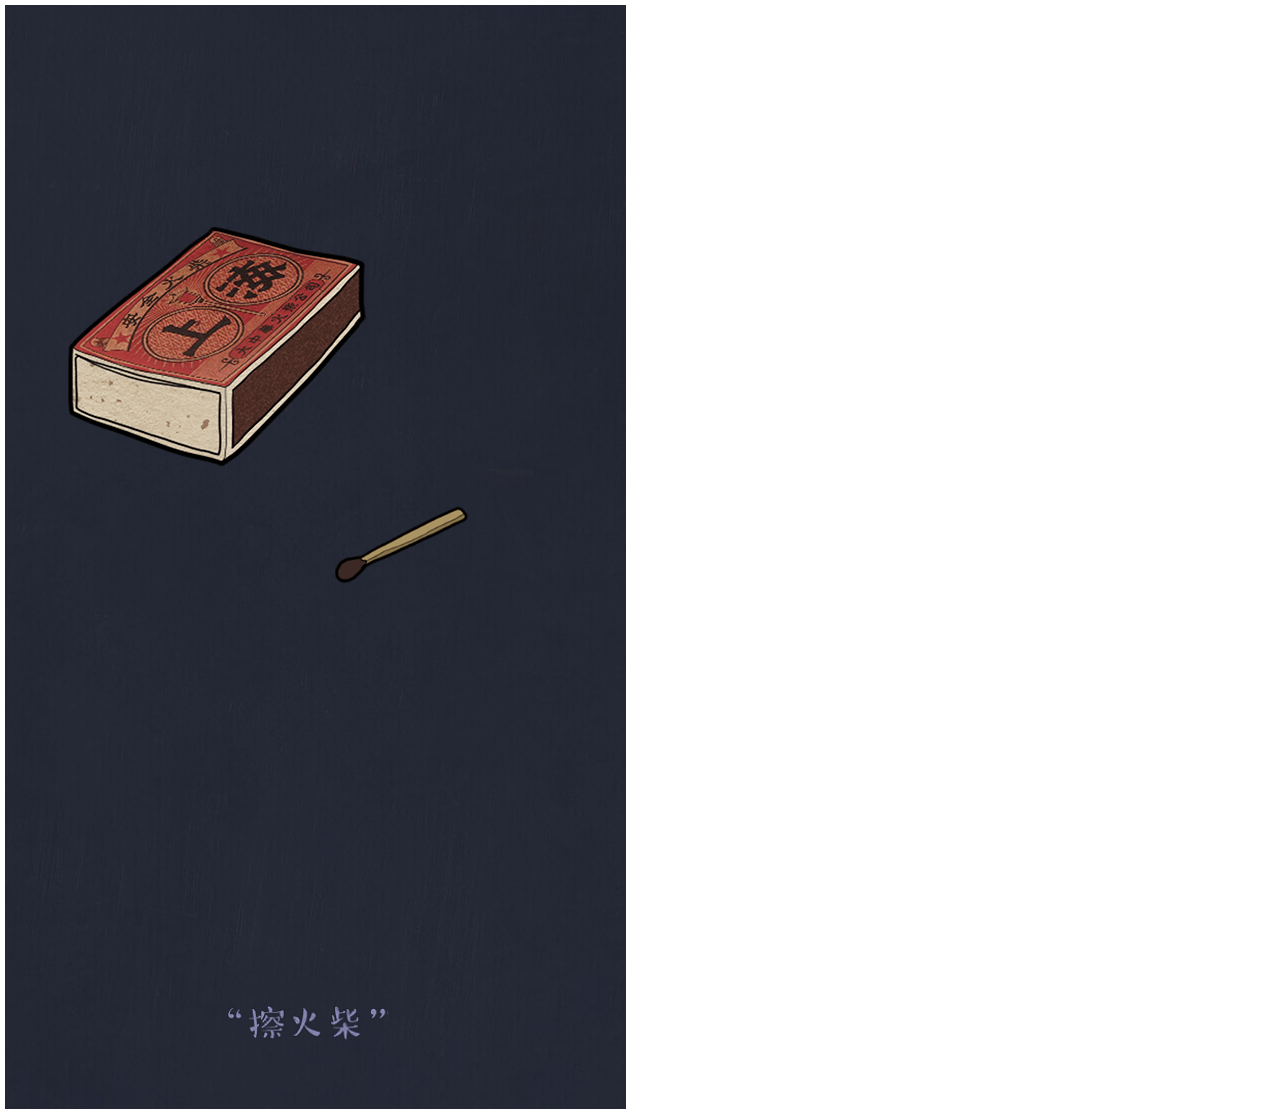
<file: index.html>
<!DOCTYPE html>
<html>
<head lang="en">
    <meta charset="UTF-8">
    <meta name="viewport" content="width=device-width,initial-scale=1.0,minimum-scale=1.0,maximum-scale=1.0,user-scalable=no" />
    <meta name="apple-mobile-web-app-capable" content="yes"/>
    <title>Happy Birthday To You</title>
    <link type="text/css" href="css/style.css" rel="stylesheet">

</head>
<body>
    <!--擦火柴-->
    <div class="RubMatches" id="RubMatches">
        <div class="Matchbox" id="Matchbox"></div>
        <div class="MoveMatches" id="MoveMatches">
            <div class="matches">
                <div class="matches-follow"></div>
            </div>
            <div class="fire" id="fire"></div>
        </div>
        <div class="context" id="context"></div>

        <!--点蜡烛-->
        <div class="lightCandle">
            <div class="content" id="content"></div>
        </div>
        <!--点蜡烛 end-->

        <!--蛋糕蜡烛上的焦点-->
        <div class="focusOne" id="focusOne"></div>
        <div class="focusTwo" id="focusTwo"></div>
        <!--蛋糕蜡烛上的焦点end-->

        <!--蛋糕上的火光-->
        <div class="CakefireOne" id="CakefireOne"></div>
        <div class="CakefireTwo" id="CakefireTwo"></div>
        <!--蛋糕上的火光 end-->
        <!--生日歌-->
        <audio id="Music01" src="res/happyBirthday.mp3"></audio>
    </div>
    <!--擦火柴 end-->



    <script src="js/base.js" type="text/javascript"></script>
    <script src="js/dragg.js"></script>
</body>
</html>
</file>
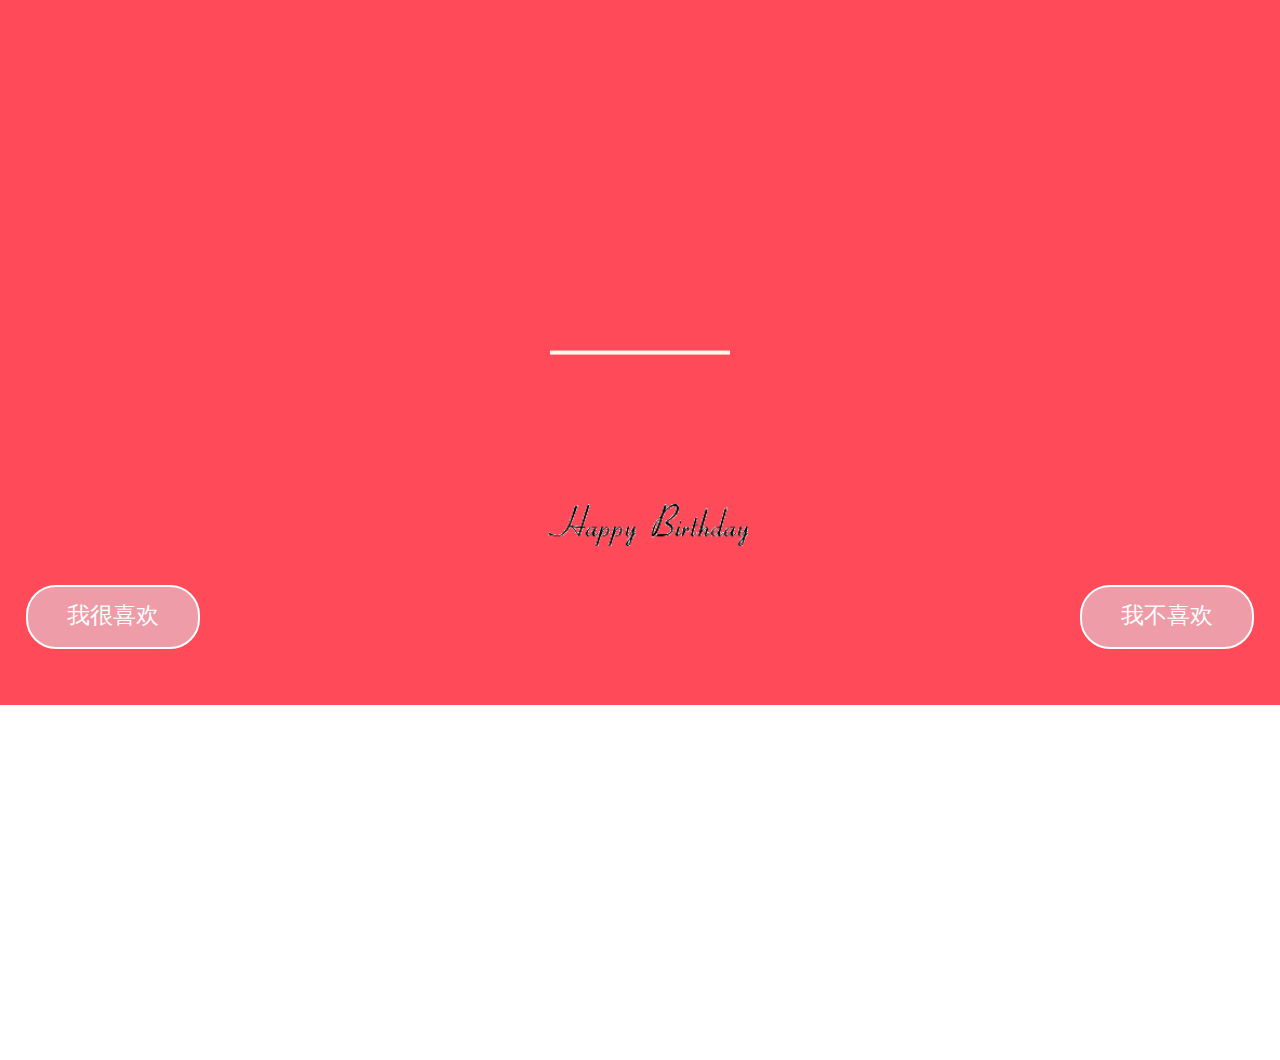
<file: BirthdayCake.html>
<!DOCTYPE html>
<html>

<head>
    <meta charset="UTF-8">
    <meta name="viewport" content="width=device-width,initial-scale=1.0,minimum-scale=1.0,maximum-scale=1.0,user-scalable=no" />
    <meta name="apple-mobile-web-app-capable" content="yes"/>
    <title>Happy Birthday</title>
    <link rel="stylesheet" href="css/styless.css" media="screen" type="text/css" />
</head>

<body>
<audio src="res/niceParty.mp3" autoplay loop></audio>

<div class="bg">
      <div class="velas">
        <div class="fuego"></div>
        <div class="fuego"></div>
        <div class="fuego"></div>
        <div class="fuego"></div>
        <div class="fuego"></div>
    </div>
    <svg id="cake" version="1.1" x="0px" y="0px" width="200px" height="500px" viewBox="0 0 200 500" enable-background="new 0 0 200 500" xml:space="preserve">
        <path fill="#a88679" d="M173.667-13.94c-49.298,0-102.782,0-147.334,0c-3.999,0-4-16.002,0-16.002
    		c44.697,0,96.586,0,147.334,0C177.667-29.942,177.668-13.94,173.667-13.94z">
            <animate id="bizcocho_3" attributeName="d" calcMode="spline" keySplines="0 0 1 1; 0 0 1 1" begin="relleno_2.end" dur="0.3s" fill="freeze" values="
                              M173.667-13.94c-49.298,0-102.782,0-147.334,0c-3.999,0-4-16.002,0-16.002
    		c44.697,0,96.586,0,147.334,0C177.667-29.942,177.668-13.94,173.667-13.94z
                              ;
                              M173.667,411.567c-47.995,12.408-102.955,12.561-147.334,0
    		c-3.848-1.089-0.189-16.089,3.661-15.002c44.836,12.66,90.519,12.753,139.427,0.07
    		C173.293,395.631,177.541,410.566,173.667,411.567z
                              ;
                              M173.667,427.569c-49.795,0-101.101,0-147.334,0c-3.999,0-4-16.002,0-16.002
    		c46.385,0,97.539,0,147.334,0C177.668,411.567,177.667,427.569,173.667,427.569z
                              " />
        </path>
        <path fill="#8b6a60" d="M100-178.521c1.858,0,3.364,1.506,3.364,3.363c0,0,0,33.17,0,44.227
    		c0,19.144,0,57.431,0,76.574c0,10.152,0,40.607,0,40.607c0,1.858-1.506,3.364-3.364,3.364l0,0c-1.858,0-3.364-1.506-3.364-3.364c0,0,0-30.455,0-40.607c0-19.144,0-57.432,0-76.575c0-11.057,0-44.226,0-44.226C96.636-177.015,98.142-178.521,100-178.521
    		L100-178.521z">
            <animate id="relleno_2" attributeName="d" calcMode="spline" keySplines="0 0 1 1; 0 0 1 1; 0 0 0.58 1" begin="bizcocho_2.end" dur="0.5s" fill="freeze" values="
                              M100-178.521c1.858,0,3.364,1.506,3.364,3.363c0,0,0,33.17,0,44.227
    		c0,19.144,0,57.431,0,76.574c0,10.152,0,40.607,0,40.607c0,1.858-1.506,3.364-3.364,3.364l0,0c-1.858,0-3.364-1.506-3.364-3.364c0,0,0-30.455,0-40.607c0-19.144,0-57.432,0-76.575c0-11.057,0-44.226,0-44.226C96.636-177.015,98.142-178.521,100-178.521
    		L100-178.521z
                              ;
                              M100,267.257c1.858,0,3.364,1.506,3.364,3.363c0,0,0,33.17,0,44.227
    		c0,19.143,0,57.43,0,76.574c0,10.151,0,40.606,0,40.606c0,1.858-1.506,3.364-3.364,3.364l0,0c-1.858,0-3.364-1.506-3.364-3.364
    		c0,0,0-30.455,0-40.606c0-19.145,0-57.432,0-76.576c0-11.057,0-44.225,0-44.225C96.636,268.763,98.142,267.257,100,267.257
    		L100,267.257z
                              ;
                              M93.928,405.433c-0.655,6.444-0.102,9.067,2.957,11.798c0,0,8.083,5.571,16.828,3.503
    		c18.629-4.406,43.813,6.194,50.792,7.791c14.75,3.375,9.162,6.867,9.162,6.867c-2.412,2.258-58.328,0-73.667,0l0,0
    		c-1.858,0-69.995,2.133-73.667,0c0,0-3.337-2.439,6.172-5.992c11.375-4.25,52.875,8.822,47.139-9.442
    		c-6.333-20.167,5.226-21.514,5.226-21.514c3.435-0.915,12.78-6.663,10.923-0.546L93.928,405.433z
                              ;
                              M102.242,427.569c5.348,0,14.079,0,17.462,0c0,0,17.026,0,27.504,0
    		c19.143,0,20.39-3.797,26.459,0c3,1.877,0,7.823,0,7.823c-2.412,2.258-58.328,0-73.667,0l0,0c-1.858,0-67.187,0-73.667,0
    		c0,0-4.125-4.983,0-7.823c5.201-3.58,16.085,0,23.725,0c8.841,0,20.762,0,20.762,0c3.686,0,8.597,0,19.511,0H102.242z
                              " />
        </path>
        <path fill="#a88679" d="M173.667-15.929c-46.512,0-105.486,0-147.334,0c-3.999,0-4-16.002,0-16.002
    		c43.566,0,97.96,0,147.334,0C177.667-31.931,177.666-15.929,173.667-15.929z">
            <animate id="bizcocho_2" attributeName="d" calcMode="spline" keySplines="0 0 1 1; 0 0 1 1; 0.25 0 0.58 1" begin="relleno_1.end" dur="0.5s" fill="freeze" values="
                              M173.667-15.929c-46.512,0-105.486,0-147.334,0c-3.999,0-4-16.002,0-16.002
    		c43.566,0,97.96,0,147.334,0C177.667-31.931,177.666-15.929,173.667-15.929z
                              ;
                              M173.434,445.393c-47.269,8.001-105.245,8.001-147.334,0c-3.929-0.747-0.692-16.543,3.243-15.824
    		c43.828,8.001,92.165,8.001,140.739,0C174.029,428.918,177.377,444.726,173.434,445.393z
                              ;
                              M173.667,449.514c-47.576-5.454-102.799-5.744-147.333,0c-3.966,0.512-3.938-15.297,0-16.002
    		c43.683-7.823,97.646-8.026,147.333,0C177.616,434.15,177.642,449.969,173.667,449.514z
                              ;
                              M173.667,451.394c-49.298,0-102.782,0-147.334,0c-3.999,0-4-16.002,0-16.002
    		c44.697,0,96.586,0,147.334,0C177.667,435.392,177.668,451.394,173.667,451.394z
                              " />
        </path>
        <path fill="#8b6a60" d="M101.368-73.685c0,12.164,0,15.18,0,28.519c0,22.702,0-13.661,0,8.304c0,14.48,0,18.233,0,30.512
    		c0,1.753-2.958,1.847-2.958,0c0-12.68,0-16.277,0-30.401c0-21.983,0,11.66,0-8.305c0-13.027,0-15.992,0-28.628
    		C98.411-75.883,101.368-75.592,101.368-73.685z">
            <animate id="relleno_1" attributeName="d" calcMode="spline" keySplines="0 0 1 1; 0 0 1 1; 0 0 0.6 1" begin="bizcocho_1.end" dur="0.5s" fill="freeze" values="
                              M101.368-73.685c0,12.164,0,15.18,0,28.519c0,22.702,0-13.661,0,8.304c0,14.48,0,18.233,0,30.512
    		c0,1.753-2.958,1.847-2.958,0c0-12.68,0-16.277,0-30.401c0-21.983,0,11.66,0-8.305c0-13.027,0-15.992,0-28.628
    		C98.411-75.883,101.368-75.592,101.368-73.685z
                              ;
                              M101.368,350.885c0,12.164,0,65.18,0,78.518c0,22.703,0-33.66,0-11.695c0,14.48,0,28.232,0,40.512
    		c0,1.753-2.958,1.847-2.958,0c0-12.68,0-26.277,0-40.402c0-21.982,0,31.66,0,11.695c0-13.027,0-65.992,0-78.627
    		C98.411,348.686,101.368,348.977,101.368,350.885z
                              ;
                              M128.38,447.567c37.626,6.312,39.303,13.658,26.833,12.833c-22.653-1.499-13.636-0.831-23.302-0.831
    		c-14.48,0-17.884,0-30.163,0c-2.087,0-2.068,0-3.915,0c-13.333,0-8.963,0-23.088,0c-11.668,0-14.062,5.995-27.532,1.164
    		c-12.629-4.529,38.667-3.167,46.833-17.333C100.077,432.94,105.546,443.736,128.38,447.567z
                              ;
                              M173.667,451.394c2.875,0,2.997,9.257,0,9.131c-22.662-0.956-32.09-0.956-41.756-0.956
    		c-14.48,0-17.884,0-30.163,0c-2.087,0-2.068,0-3.915,0c-13.333,0-8.963,0-23.088,0c-11.668,0-34.99-0.294-48.412,1.831
    		c-4.109,0.65-3.01-10.006,0-10.006C37.129,451.394,149.379,451.394,173.667,451.394z
                              " />
        </path>
        <path fill="#a88679" d="M173.667,21.571c-33.174,0-111.467,0-147.334,0c-4,0-4-16.002,0-16.002c39.836,0,105.982,0,147.334,0
    		C177.668,5.569,177.667,21.571,173.667,21.571z">
            <animate id="bizcocho_1" attributeName="d" calcMode="spline" keySplines="0 0 1 1; 0 0 1 1; 0 0 1 1; 0.25 0 1 1; 0 0 1 1; 0.25 0 0.6 1" begin="2s" dur="0.8s" fill="freeze" values="
                              M173.667,21.571c-33.174,0-111.467,0-147.334,0c-4,0-4-16.002,0-16.002c39.836,0,105.982,0,147.334,0
    		C177.668,5.569,177.667,21.571,173.667,21.571z
                              ;
                              M173.667,459.569c-33.197,16.002-110.782,16.002-147.334,0c-3.664-1.604,1.614-15.617,5.337-14.153
    		c40.702,16.002,94.289,16.104,136.505,0.103C171.917,444.1,177.271,457.832,173.667,459.569z
                              ;
                              M171.817,475.571c-39.361-3.001-105.438-2.571-143.556,0c-3.991,0.27-7.377-14.736-3.387-15.014
    		c41.553-2.888,104.421-3.121,150.51-0.233C179.378,460.574,175.806,475.875,171.817,475.571z
                              ;
                              M171.817,459.564c-38.8-12.188-104.504-13.762-143.556,0c-3.772,1.329-7.961-12.604-4.178-13.905
    		c40.864-14.064,105.114-15.52,151.918-0.973C179.822,445.874,175.634,460.762,171.817,459.564z
                              ;
                              M173.667,475.571c-46.376-5.005-105.924-4.003-147.334,0c-3.981,0.385-3.479-15.421,0.479-16.002
    		c43.087-6.327,97.705-7.083,146.855,0.438C177.621,460.613,177.644,476,173.667,475.571z
                              ;
                              M173.667,474.117c-46.376,1.866-105.638,2.01-147.334,0c-3.995-0.192-3.52-16.144,0.479-16.002
    		c43.794,1.55,96.341,1.541,145.723,0C176.532,457.99,177.663,473.956,173.667,474.117z
                              ;
                              M173.667,475.571c-46.512,0-105.486,0-147.334,0c-3.999,0-4-16.002,0-16.002c43.566,0,97.96,0,147.334,0
    		C177.667,459.569,177.666,475.571,173.667,475.571z
                              " />
        </path>
        <path fill="#fefae9" d="M104.812,113.216c0,3.119-2.164,5.67-4.812,5.67c-2.646,0-4.812-2.551-4.812-5.67c0-5.594,0-16.782,0-22.375
    	c0-5.143,0-15.427,0-20.568c0-7.333,0-21.998,0-29.33c0-5.523,0-16.569,0-22.092c0-3.295,0-9.885,0-13.181
    	C95.188,2.551,97.353,0,100,0c2.648,0,4.812,2.551,4.812,5.669c0,3.248,0,9.743,0,12.991c0,5.428,0,16.284,0,21.711
    	c0,7.618,0,22.854,0,30.472c0,4.952,0,14.854,0,19.807C104.812,96.292,104.812,107.576,104.812,113.216z">
            <animate id="crema" attributeName="d" calcMode="spline" keySplines="0 0 1 1; 0 0 1 1; 0 0 1 1; 0.25 0 1 1; 0 0 1 1; 0 0 0.58 1" begin="bizcocho_3.end" dur="2s" fill="freeze" values="
                              M104.812,113.216c0,3.119-2.164,5.67-4.812,5.67c-2.646,0-4.812-2.551-4.812-5.67c0-5.594,0-16.782,0-22.375
    	c0-5.143,0-15.427,0-20.568c0-7.333,0-21.998,0-29.33c0-5.523,0-16.569,0-22.092c0-3.295,0-9.885,0-13.181
    	C95.188,2.551,97.353,0,100,0c2.648,0,4.812,2.551,4.812,5.669c0,3.248,0,9.743,0,12.991c0,5.428,0,16.284,0,21.711
    	c0,7.618,0,22.854,0,30.472c0,4.952,0,14.854,0,19.807C104.812,96.292,104.812,107.576,104.812,113.216z
                              ;
                              M104.812,405.897c0,3.119-2.164,5.67-4.812,5.67c-2.646,0-4.812-2.551-4.812-5.67c0-5.594,0-16.782,0-22.376
    	c0-5.143,0-15.426,0-20.568c0-7.332,0-21.997,0-29.33c0-5.522,0-16.568,0-22.092c0-3.295,0-9.885,0-13.181
    	c0-3.118,2.165-5.669,4.812-5.669c2.648,0,4.812,2.551,4.812,5.669c0,3.247,0,9.743,0,12.991c0,5.428,0,16.283,0,21.711
    	c0,7.618,0,22.854,0,30.473c0,4.951,0,14.854,0,19.807C104.812,388.972,104.812,400.256,104.812,405.897z
                              ;
                              M111.873,411.567c-3.119,0-9.226,0-11.874,0c-2.646,0-7.748,0-10.867,0c-7.086,0-12.698,0-18.292,0
    	c-6.592,0-12.871,7.371-19.166,3.008c-10.043-6.961-7.776-10.169,2.991-17.745c12.61-8.873,27.713,1.994,25.919-7.531
    	c-2.589-13.742,11.008-14.513,11.365-17.789c0.441-4.051,4.235-11.107,8.051-8.175c3.113,2.393,1.007,8.008,0,13.159
    	c-1.871,9.569,8.058,2.113,9.494,14.155c2.592,21.732,21.184-0.675,29.309,7.976c5.216,5.553,18.413,5.552,15.426,12.942
    	c-3.131,7.745-15.825-4.369-23.8,2.903C126.261,418.271,118.301,411.567,111.873,411.567z
                              ;
                              M111.873,411.567c-3.119,0-9.226,0-11.874,0c-2.646,0-9.734,4.069-12.853,4.069
    	c-7.086,0-10.712-4.069-16.306-4.069c-6.592,0-12.12,6.013-19.166,3.008c-7.053-3.008-7.458,2.026-18.659,1.165
    	c-6.832-0.525-7.522-3.034-7.533-6.265c-0.037-10.336,22.073-2.452,36.613-2.628c10.234-0.124,19.856-1.439,37.905-2.102
    	c16.642-0.61,32.699,1.552,46.009,1.927c12.438,0.351,29.663-8.99,31.532,3.315c0.773,5.093-5.605,3.342-11.211,9.579
    	c-5.093,5.667-7.59-4.605-12.965-3.832c-8.269,1.189-14.962-8.537-22.937-1.265C126.261,418.271,118.301,411.567,111.873,411.567z
                              ;
                              M110.946,413.652c-2.904-1.137-8.405-2.748-12.446-0.97c-6.099,2.685-7.273,10.358-13.253,8.242
    	c-7.843-2.775-8.953-5.008-14.546-5.01c-24.653-0.011-4.849,26.507-18.264,26.507c-12.377,0,5.791-33.537-19.422-26.682
    	c-7.703,2.095-9.806-0.942-9.817-4.173c-0.037-10.336,24.357-4.544,38.897-4.72c10.234-0.124,19.856-1.439,37.905-2.102
    	c16.642-0.61,32.699,1.552,46.009,1.927c12.438,0.351,28.973-8.865,31.532,3.315c1.449,6.896,0.318,15.624-3.874,15.624
    	c-7.619,0-1.788-15.192-19.243-7.111c-7.581,3.51-15.963-9.738-26.669,1.066C120.644,426.744,118.381,416.561,110.946,413.652z
                              ;
                              M111.547,413.9c-2.969-0.956-8.775-0.949-13.167-0.5c-14.667,1.5-8.325,16.508-14.667,16.666
    	c-6.667,0.166-0.167-13.5-13.013-14.151c-30.471-1.545-5.572,46.651-18.987,46.651c-12.377,0,10.333-50.166-18.667-44.5
    	c-7.835,1.531-9.537-1.417-9.548-4.647c-0.037-10.336,23.675-5.177,38.215-5.353c10.234-0.124,20.618-1.671,38.667-2.333
    	c16.642-0.61,32.023,1.458,45.333,1.833c12.438,0.351,33.819-8.431,33.199,4.001c-0.532,10.666,0.414,26.166-5.245,25.833
    	c-7.606-0.447-2.954-31.5-19.243-18.899c-7.985,6.177-17.658-5.969-27.377,5.732C118.88,434.066,121.38,417.067,111.547,413.9z
                              ;
                              M111.547,415.233c-6.667-0.834-9.667,4.667-13.833,3.333c-19.649-6.291-8.158,22.176-14.5,22.334
    	c-6.667,0.166,2.833-18-13.333-22.167c-29.544-7.615-9.667,43.833-20.167,43.833c-10.333,0,8.004-55.006-16.833-39
    	c-7.5,4.833-9.508-3.78-9.299-7.004c0.799-12.329,23.592-7.153,38.132-7.329c10.234-0.124,20.238-1.505,38.287-2.167
    	c16.642-0.61,32.903,1.125,46.213,1.5c12.438,0.351,35.058-5.579,31.863,6.451c-5.532,20.833,1.25,28.216-4.409,27.883
    	c-7.606-0.447-6.058-37.895-20.62-23.333c-10.167,10.166-15.972-0.747-25,12C119.547,443.568,121.798,416.515,111.547,415.233z
                              " />
        </path>
        <rect class="come" x="10" y="475.571" fill="#fefae9" width="180" height="4" />
    </svg>
</div>
<div class="happy">
	<img src="images/HapppBirthday.png" width="200px">
</div>
<div class="button-style1">
	<a href="Memories.html" class="lk1">
		<div class="link1">
			<div class="bt1">
				我很喜欢
			</div>
		</div>
	</a>
</div>
<div class="button-style2">
	<a class="lk2">
		<div class="link2">
			<div class="bt1">
				我不喜欢
			</div>
		</div>
	</a>
</div>
<ul class="bg-bubbles">
      <li></li>
      <li></li>
      <li></li>
      <li></li>
      <li></li>
      <li></li>
      <li></li>
      <li></li>
      <li></li>
      <li></li>
</ul>
  <!--<script src="js/zepto.min.js"></script>-->
</body>

</html>
</file>
<file: css/style.css>
/**
 * Created by ASUS-PC on 2017-09-05.
 * Author:曾相荧
 * Email:948691254@qq.com
 */


/**{*/
    /*margin: 0;*/
    /*padding: 0;*/
/*}*/
/*擦火柴*/
body{
    position: relative;
    z-index: -1;
    margin:0;
    padding:5px;
}
.RubMatches{
    width: 6.21rem;
    height: 11.04rem;
    background: url("../images/bg.jpg") no-repeat;
    position: relative;
    z-index: -1;
    overflow: hidden;
}
.RubMatches .Matchbox{
    width: 2.99rem;
    height: 2.41rem;
    background: url("../images/matchbox.png") no-repeat;
    background-size: cover;
    position: absolute;
    top: 20%;
    left: 10%;
}
.RubMatches .MoveMatches{
    width: 2.25rem;
    height: 1.20rem;
    position: absolute;
    top: 42%;
    left: 53%;
    z-index: 10;
}
.RubMatches .MoveMatches .matches{
    width: 2.0rem;
    height: 1.20rem;
    background: url(../images/matchstick.png) no-repeat -2.03rem -2.34rem;
    background-size: 411%;
    position: relative;
}
.RubMatches .MoveMatches .matches-follow{
    width: 0.5rem;
    height: 0.35rem;
    position: absolute;
    left: 0px;
    bottom: 0px;
}
.RubMatches .context{
    width: 1.70rem;
    height: 0.5rem;
    background: url(../images/matchstick.png) no-repeat 0.09rem -4.86rem;
    background-size: 620%;
    position: absolute;
    bottom: 5%;
    left: 35%;
    margin-left: -0.04rem;
}
/*火光*/
.RubMatches .MoveMatches .fire{
    width: 2.0rem;
    height: 2.0rem;
    background: url(../images/matchstick.png) no-repeat -0.1rem -0.24rem;
    background-size: 339%;
    position: absolute;
    top: 0%;
    left: -42%;
    animation: fireMove 2s infinite;
    -webkit-animation:fireMove 0.2s infinite;
    display: none;
}
@keyframes fireMove {
    100%{
        transform: scale(1.2);
    }
}
@-webkit-keyframes fireMove {
    100%{
        transform: scale(1.2);
    }
}
/*点蜡烛*/
.lightCandle .content{
    width: 2.50rem;
    height: 0.5rem;
    background: url(../images/matchstick.png) no-repeat -2.78rem -5.69rem;
    background-size: 536%;
    position: absolute;
    bottom: 5%;
    left: 35%;
    margin-left: -0.14rem;
    display: none;
}
@keyframes cakeShow {
    0%{
        opacity: 0;
    }
    100%{
        opacity: 1;
    }
}
@-webkit-keyframes cakeShow {
    0%{
        opacity: 0;
    }
    100%{
        opacity: 1;
    }
}
/*蛋糕上的火光*/
.RubMatches .CakefireOne{
    width: 2.0rem;
    height: 2.0rem;
    background: url(../images/matchstick.png) no-repeat -2.1rem -0.24rem;
    background-size: 339%;
    position: absolute;
    top: 5.64rem;
    left: 1.4rem;
    animation: fireMove 2s infinite;
    -webkit-animation: fireMove 0.2s infinite;
    display: none;
}

.RubMatches .CakefireTwo{
    width: 2.0rem;
    height: 2.0rem;
    background: url(../images/matchstick.png) no-repeat -4.1rem -0.24rem;
    background-size: 339%;
    position: absolute;
    top: 6.08rem;
    left: 2.05rem;
    animation: fireMove 2s infinite;
    -webkit-animation: fireMove 0.2s infinite;
    display: none;
}

/*蛋糕上的焦点*/
.RubMatches .focusOne{
    width: 0.2rem;
    height: 0.2rem;
    position: absolute;
    top: 6.64rem;
    left: 2.50rem;
    display: none;
}
.RubMatches .focusTwo{
    width: 0.2rem;
    height: 0.2rem;
    position: absolute;
    top: 7.0rem;
    left: 3.25rem;
    display: none;
}
</file>
<file: css/styless.css>
/**
 * Created by ASUS-PC on 2017-09-05.
 * Author:曾相荧
 * Email:948691254@qq.com
 */
*{
  margin: 0;
  padding: 0;
}
body {
  display:block;
  margin:0px;
  overflow:hidden;
}

#cake {
  display: block;
  position: relative;
  margin-top: -10em;
  margin-bottom: 0px;
  margin-left: -100px;
  left: 50%;
}

/* ============================================== Candle
*/
.bg {
  width: 100%;
  height: 705px;
  background: #ff4a5a;
}
.velas {
  background: #ffffff;
  border-radius: 10px;
  position: relative;
  top: 247px;
  margin-left: 49.5%;
  width: 5px;
  height: 35px;
  -webkit-transform: translateY(-300px);
  -ms-transform: translateY(-300px);
  transform: translateY(-300px);
  -webkit-backface-visibility: hidden;
  -ms-backface-visibility: hidden;
  backface-visibility: hidden;
  -webkit-animation: in 500ms 6s ease-out forwards;
  animation: in 500ms 6s ease-out forwards;
}

.velas:after,
.velas:before {
  background: rgba(255, 0, 0, 0.4);
  content: "";
  position: absolute;
  width: 100%;
  height: 2.22222222px;
}

.velas:after {
  top: 25%;
  left: 0;
}

.velas:before {
  top: 45%;
  left: 0;
}

/* ============================================== Fire
*/
.fuego {
  border-radius: 100%;
  position: absolute;
  top: -20px;
  left: 70%;
  margin-left: -2.2px;
  width: 6.66666667px;
  height: 18px;
}

.fuego:nth-child(1) {
  -webkit-animation: fuego 2s 6.5s infinite;
  animation: fuego 2s 6.5s infinite;
}

.fuego:nth-child(2) {
  -webkit-animation: fuego 1.5s 6.5s infinite;
  animation: fuego 1.5s 6.5s infinite;
}

.fuego:nth-child(3) {
  -webkit-animation: fuego 1s 6.5s infinite;
  animation: fuego 1s 6.5s infinite;
}

.fuego:nth-child(4) {
  -webkit-animation: fuego 0.5s 6.5s infinite;
  animation: fuego 0.5s 6.5s infinite;
}

.fuego:nth-child(5) {
  -webkit-animation: fuego 0.2s 6.5s infinite;
  animation: fuego 0.2s 6.5s infinite;
}

/* ============================================== Animation Fire
*/
@-webkit-keyframes fuego {
  0%, 100% {
    background: rgba(254, 248, 97, 0.5);
    -webkit-box-shadow: 0 0 40px 10px rgba(248, 233, 209, 0.2);
    box-shadow: 0 0 40px 10px rgba(248, 233, 209, 0.2);
    -webkit-transform: translateY(0) scale(1);
    transform: translateY(0) scale(1);
  }

  50% {
    background: rgba(255, 50, 0, 0.1);
    -webkit-box-shadow: 0 0 40px 20px rgba(248, 233, 209, 0.2);
    box-shadow: 0 0 40px 20px rgba(248, 233, 209, 0.2);
    -webkit-transform: translateY(-20px) scale(0);
    transform: translateY(-20px) scale(0);
  }
}
@keyframes fuego {
  0%, 100% {
    background: rgba(254, 248, 97, 0.5);
    -webkit-box-shadow: 0 0 40px 10px rgba(248, 233, 209, 0.2);
    box-shadow: 0 0 40px 10px rgba(248, 233, 209, 0.2);
    -webkit-transform: translateY(0) scale(1);
    transform: translateY(0) scale(1);
  }

  50% {
    background: rgba(255, 50, 0, 0.1);
    -webkit-box-shadow: 0 0 40px 20px rgba(248, 233, 209, 0.2);
    box-shadow: 0 0 40px 20px rgba(248, 233, 209, 0.2);
    -webkit-transform: translateY(-20px) scale(0);
    transform: translateY(-20px) scale(0);
  }
}
@-webkit-keyframes in {
  to {
    -webkit-transform: translateY(0);
    transform: translateY(0);
  }
}
@keyframes in {
  to {
    -webkit-transform: translateY(0);
    transform: translateY(0);
  }
}

.come {
  animation-delay:0.4s;
  animation:coming 2s;
  opacity:1;
}
@keyframes coming{
  from{
    opacity:0;
  }
  to {
    opacity:1;
  }
}
@-webkit-keyframes coming{
  from{
    opacity:0;
  }
  to {
    opacity:1;
  }
}

.bg-bubbles {
  position: absolute;
  top: 0;
  left: 0;
  width: 100%;
  height: 100%;
  z-index: 1;
}
.bg-bubbles li {
  position: absolute;
  list-style: none;
  display: block;
  width: 40px;
  height: 40px;
  background-color: rgba(255, 255, 255, 0.15);
  bottom: -160px;
  -webkit-animation: square 30s infinite;
  animation: square 30s infinite;
  -webkit-transition-timing-function: linear;
  transition-timing-function: linear;
}
.bg-bubbles li:nth-child(1) {
  left: 10%;
}
.bg-bubbles li:nth-child(2) {
  left: 20%;
  width: 80px;
  height: 80px;
  -webkit-animation-delay: 2s;
          animation-delay: 2s;
  -webkit-animation-duration: 17s;
          animation-duration: 17s;
}
.bg-bubbles li:nth-child(3) {
  left: 25%;
  -webkit-animation-delay: 4s;
          animation-delay: 4s;
}
.bg-bubbles li:nth-child(4) {
  left: 40%;
  width: 60px;
  height: 60px;
  -webkit-animation-duration: 22s;
          animation-duration: 22s;
  background-color: rgba(255, 255, 255, 0.25);
}
.bg-bubbles li:nth-child(5) {
  left: 70%;
}
.bg-bubbles li:nth-child(6) {
  left: 80%;
  width: 120px;
  height: 120px;
  -webkit-animation-delay: 3s;
          animation-delay: 3s;
  background-color: rgba(255, 255, 255, 0.2);
}
.bg-bubbles li:nth-child(7) {
  left: 32%;
  width: 160px;
  height: 160px;
  -webkit-animation-delay: 7s;
          animation-delay: 7s;
}
.bg-bubbles li:nth-child(8) {
  left: 55%;
  width: 20px;
  height: 20px;
  -webkit-animation-delay: 15s;
          animation-delay: 15s;
  -webkit-animation-duration: 40s;
          animation-duration: 40s;
}
.bg-bubbles li:nth-child(9) {
  left: 25%;
  width: 10px;
  height: 10px;
  -webkit-animation-delay: 2s;
          animation-delay: 2s;
  -webkit-animation-duration: 40s;
          animation-duration: 40s;
  background-color: rgba(255, 255, 255, 0.3);
}
.bg-bubbles li:nth-child(10) {
  left: 90%;
  width: 160px;
  height: 160px;
  -webkit-animation-delay: 11s;
          animation-delay: 11s;
}
@-webkit-keyframes square {
  0% {
    -webkit-transform: translateY(0);
            transform: translateY(0);
  }
  100% {
    -webkit-transform: translateY(-900px) rotate(600deg);
            transform: translateY(-900px) rotate(600deg);
  }
}
@keyframes square {
  0% {
    -webkit-transform: translateY(0);
            transform: translateY(0);
  }
  100% {
    -webkit-transform: translateY(-900px) rotate(600deg);
            transform: translateY(-900px) rotate(600deg);
  }
}

.happy {
  position:absolute;
  left:50%;
  top:56%;
  opacity: 1;
  animation: happybirthdays 10s;
  animation-delay: 0s;
    margin-left: -92px;
}
@keyframes happybirthdays {
  0% {
    position:absolute;
    top:52%;
    opacity: 0;
  }
  70% {
    position:absolute;
    top:54%;
    opacity: 0;
  }
  100% {
    position:absolute;
    top:56%;
    opacity: 1;
  }
}
@-webkit-keyframes happybirthdays {
    0% {
      position:absolute;
      top:52%;
      opacity: 0;
    }
    70% {
      position:absolute;
      top:54%;
      opacity: 0;
    }
    100% {
      position:absolute;
      top:56%;
      opacity: 1;
    }
}

.button-style1 ,.button-style2{
  position:absolute;
  top:65%;
  opacity:1;
  z-index:100;
}
.button-style1 {
  position:absolute;
  left:2%;
  animation:btn1 15s;
}
.button-style2 {
  position:absolute;
    right: 2%;
  animation:btn2 15s;
}
@keyframes btn1 {
  0% {
    opacity:0;
    left:10%;
  }
  70% {
    opacity:0;
    left:10%;
  }
  100% {
    opacity:1;
    left:2%;
  }
}
@-webkit-keyframes btn1 {
    0% {
      opacity:0;
      left:10%;
    }
    70% {
      opacity:0;
      left:10%;
    }
    100% {
      opacity:1;
      left:2%;
    }
}
@keyframes btn2 {
  0% {
    opacity:0;
    right:10%;
  }
  70% {
    opacity:0;
    right:10%;
  }
  100% {
    opacity:1;
    right:2%;
  }
}
@-webkit-keyframes btn2 {
    0% {
      opacity:0;
      right:10%;
    }
    70% {
      opacity:0;
      right:10%;
    }
    100% {
      opacity:1;
      right:2%;
    }
}
.lk1,.lk2 {
  text-decoration:none;
  font-family: Microsoft YaHei;
  color:#fff;
  transition:all 0.5s;
}
.link1,.link2 {
  width:170px;
  height:60px;
  border:2px solid #fff;
  -webkit-border:1px solid #fff;
  border-radius:30px;
  font-size: 23px;
  text-align:center;
  background: #ee9ca7;
  transition:all 0.8s;
}
.link2 {
  cursor:not-allowed;
}
.bt1,.bt2 {
  position:relative;
  top:22%;
  vertical-align:middle;
}

a.lk1:hover {
  color:#ee9ca7;
  transition:all 0.5s;
}
.link1:hover {
  background-color:#fff;
  background-color:rgba(255,255,255,0.2);
  border:2px solid #BBB;
  transition:all 0.8s;
}
a.lk2:hover {
  color:#ee9ca7;
  transition:all 0.5s;
}
.link2:hover {
  background-color:#fff;
  background-color:rgba(255,255,255,0.2);
  border:2px solid #BBB;
  transition:all 0.8s;
}
</file>
